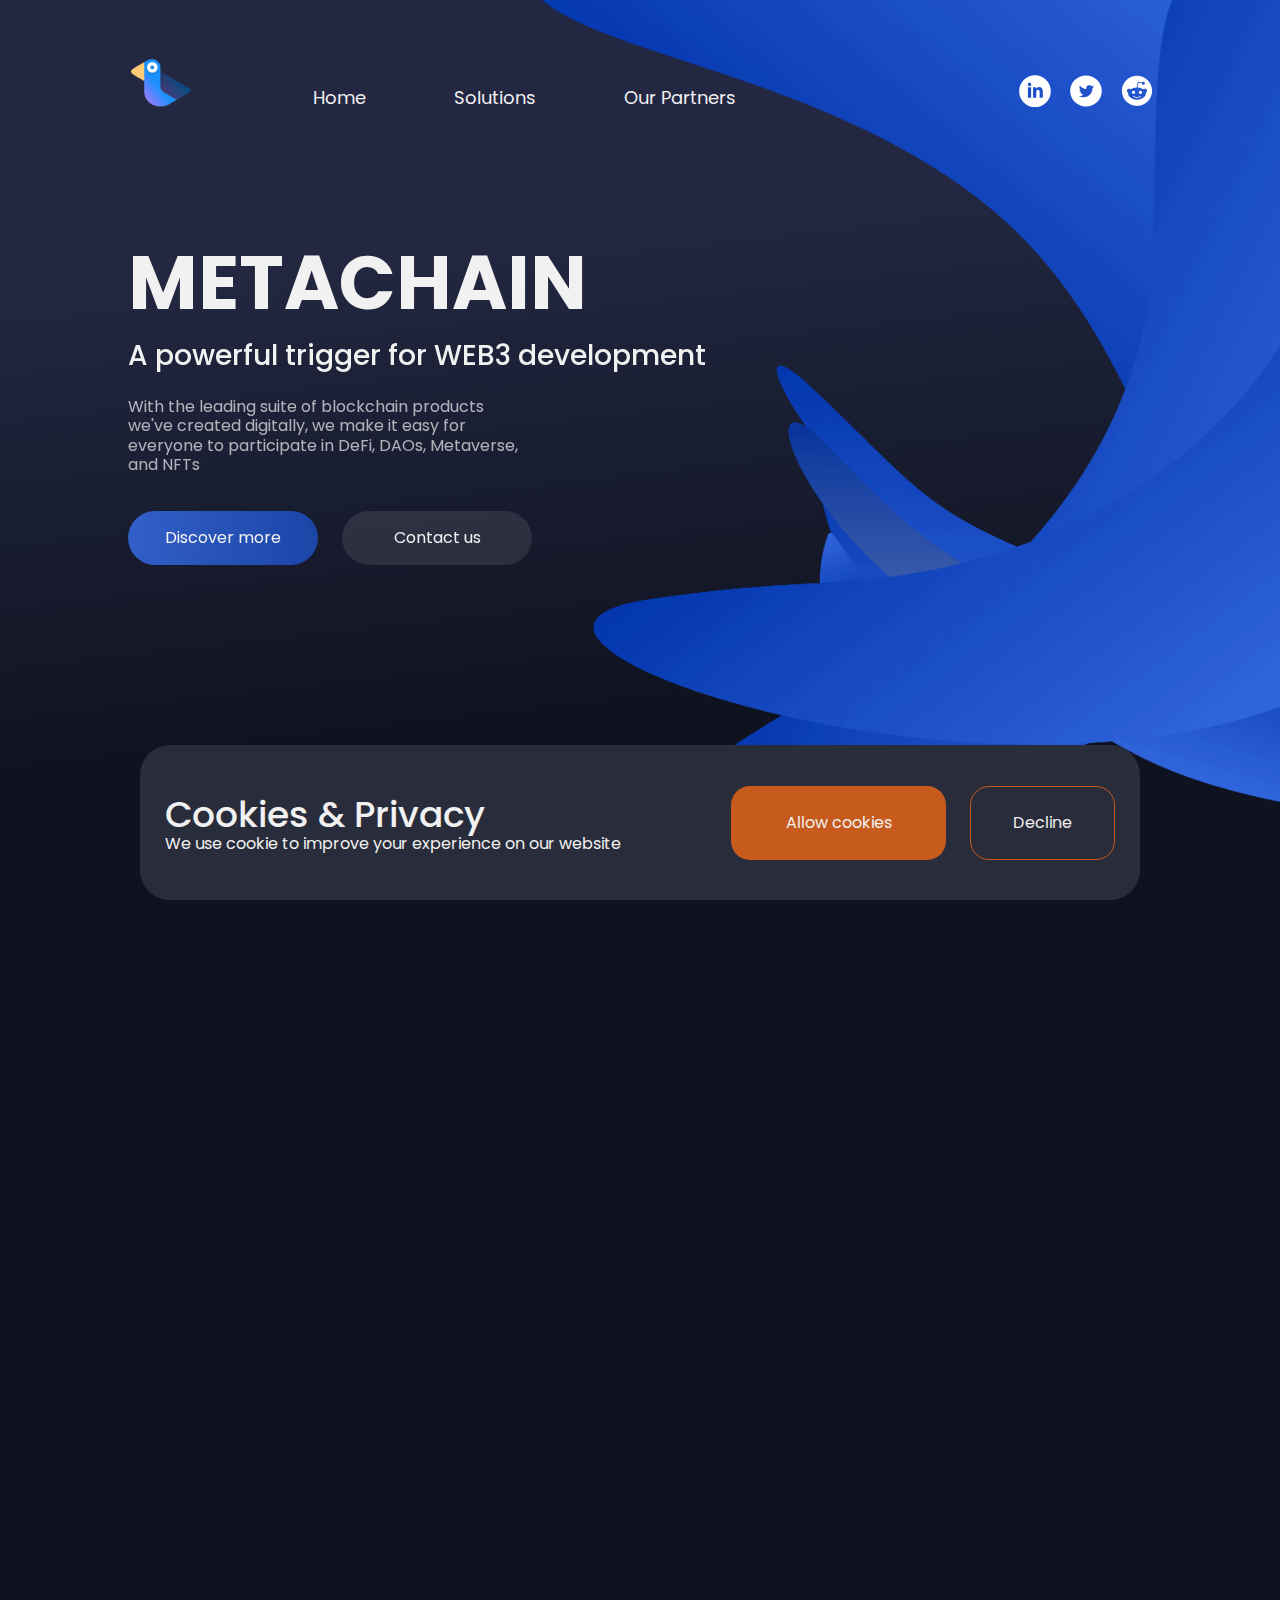
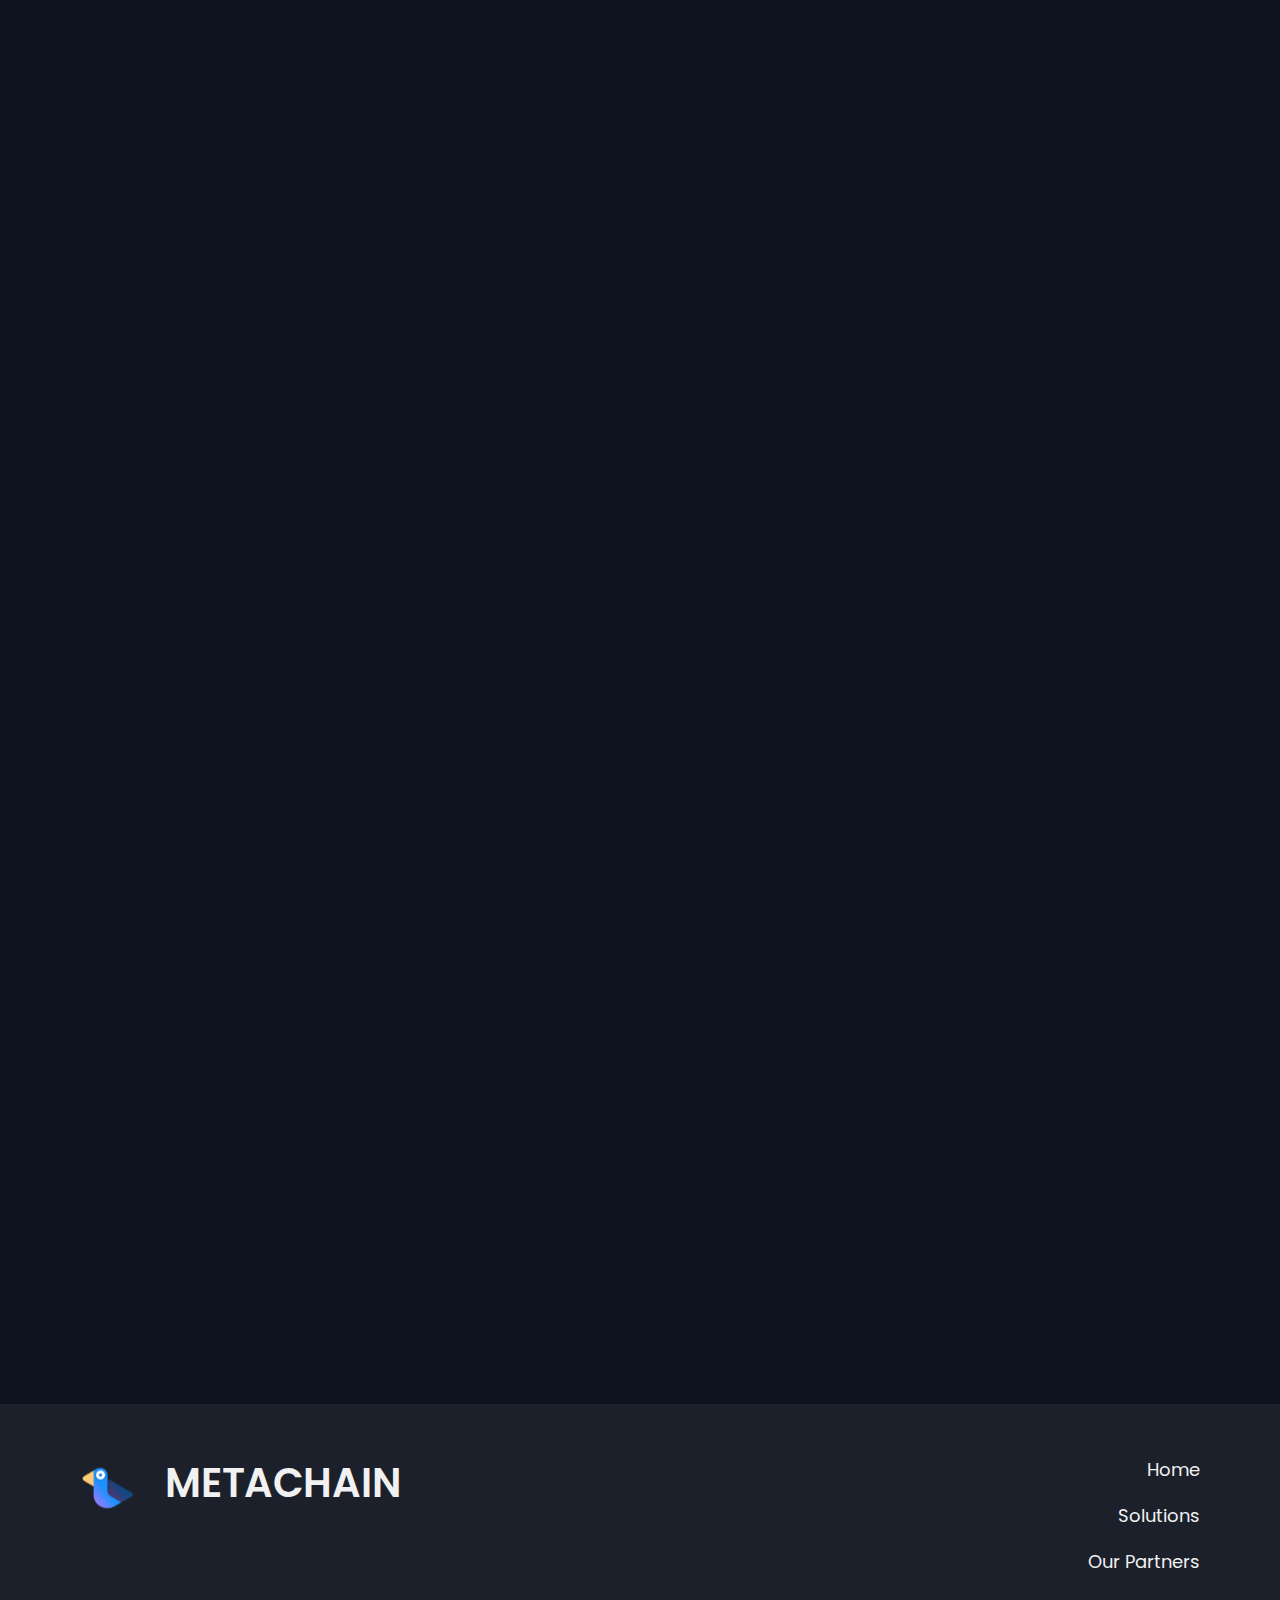
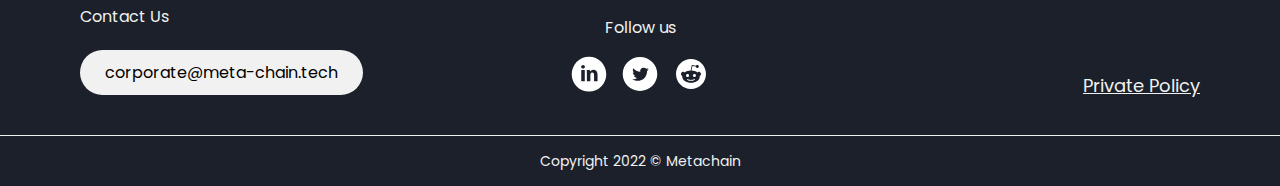
<file: index.html>
<!DOCTYPE html>
<html lang="en">

<head>
	<meta charset="UTF-8">
	<meta http-equiv="X-UA-Compatible" content="IE=edge">
	<meta name="viewport" content="width=device-width, initial-scale=1.0">
	<link rel="stylesheet" href="./css/reset.css">
	<link rel="stylesheet" href="./scss/style.css">
	<link rel="stylesheet" href="./splide-4.1.3/dist/css/splide.min.css">
	<link rel="stylesheet" href="./scss/media.css">
	<title>MetaChain</title>
</head>

<body>
	<div class="page">

		<div class="privat__policy">
			<div class="privat__text">
				<h3>Cookies & Privacy</h3>
				<p>
					We use cookie to improve your experience on our website
				</p>
			</div>
			<div class="policy__buttons">
				<button class="btn-policy">Allow cookies</button>
				<button class="btn-policy">Decline</button>
			</div>
		</div>




		<header class="header wrapper">
			<div class="header__container">
				<div class="header__logo">
					<img id="logo" src="./img/Logo.svg" alt="#">
				</div>
				<nav class="header__nav">
					<ul class="header__list">
						<li class="header__link header__target-link">
							<a class="header__navigation-link" href="#home__anchor">Home</a>
						</li>
						<li class="header__link header__target-link">
							<a class="header__navigation-link" href="#solutions__anchor">Solutions</a>
						</li>
						<li class="header__link header__target-link">
							<a class="header__navigation-link" href="#partners__anchor">Our Partners</a>
						</li>
					</ul>
					<div class="social__img">
						<a class="target__link" target="_blank" href="https://www.linkedin.com/"><img src="./img/in.svg"
								alt="#"></a>
						<a class="target__link" target="_blank" href="https://twitter.com/?lang=ua"><img
								src="./img/twitter.svg" alt="#"></a>
						<a class="target__link" target="_blank" href="https://www.reddit.com/"><img
								src="./img/reddit.svg" alt="#"></a>
					</div>
				</nav>

			</div>
		</header>
		<div class="decorate__elem">
			<img src="./img/Group 13.png" alt="#">
		</div>



		<main class="main">
			<section id="home__anchor" class="section section__home wrapper">
				<div class="section__home-container">
					<div class="home-container-info">
						<h1>METACHAIN</h1>
						<p>A powerful trigger for WEB3 development</p>
						<p>With the leading suite of blockchain products we've created digitally, we make it easy for
							everyone to participate in
							DeFi, DAOs, Metaverse, and NFTs
						</p>
					</div>
					<div class="home-container-buttons">
						<button>
							Discover more
						</button>
						<button>
							Contact us
						</button>
					</div>
					<div class="social__img social__icons-hidden">
						<a class="target__link" target="_blank" href="https://www.linkedin.com/"><img src="./img/in.svg"
								alt="#"></a>
						<a class="target__link" target="_blank" href="https://twitter.com/?lang=ua"><img
								src="./img/twitter.svg" alt="#"></a>
						<a class="target__link" target="_blank" href="https://www.reddit.com/"><img
								src="./img/reddit.svg" alt="#"></a>
					</div>
				</div>
			</section>


			<section class="section section__solutions wrapper" id="solutions__anchor">
				<div class="section__solutions-container">
					<div class="solutions-container-h2">
						<h2>
							Blockchain solutions we offer
						</h2>
					</div>
					<div class="solutions-container-blocks">
						<div class="block block__1">
							<h3>Cryptocurrency wallet</h3>
							<p>Being well-versed in desktop and mobile wallet development, our blockchain company can
								wallets that abide by stringent
								security guidelines and operate swiftlydeliver crypto</p>
							<img src="./img/walletPhoto.png" alt="#">
						</div>

						<div class="block block__2">
							<h3>Cryptocurrency exchange</h3>
							<p>Our blockchain developers can
								power your exchange with multiple customizable trading modules and pairs, 2fa, customer
								support system and live chat</p>
							<a href="#">Learn more</a>
							<img src="./img/leftPhone.png" alt="#">
							<img src="./img/rightPhone.png" alt="#">
						</div>
						<div class="block block__3">
							<h3>NFT development</h3>
							<p>Whether you want to convert your assets into NFTs, build an NFT marketplace, or create an
								entire NFT ecosystem, our
								blockchain developers help you achieve your most ambitious goals. We will provide
								strategic advice on your NFT
								initiatives and transform your ideas into ground-breaking products.</p>
							<a href="#">Learn more</a>
							<img src="./img/nft.png" alt="#">
						</div>
						<div class="block block__4">
							<h3>Metaverse</h3>
							<p>We help you build scalable metaverse solutions around the NFT marketplace, decentralized
								payment, virtual workplace, and
								digital twin. Want to know more? Let's talk!</p>
							<img src="./img/macView.png" alt="#">
						</div>
						<div class="block block__5">
							<h3>
								Token development
							</h3>
							<p>
								We create utility tokens on any existing blockchain for industrial use cases like supply
								chain automation, decentralized
								applications, fundraising like ico, or for any other blockchain application
							</p>
							<img src="./img/bitcoin.png" alt="#">
							<img src="./img/eth.png" alt="#">
							<img src="./img/coin.png" alt="#">
						</div>
					</div>
				</div>

			</section>




			<section class="section section__partnerships" id="partners__anchor">
				<div class="partnerships__h2">
					<h2>
						Our partnerships
					</h2>
				</div>

				<div id="image-carousel" class="splide" role="group">
					<div class="splide__track track-padding">
						<ul class="splide__list">
							<li class="splide__slide"><img src="./img/amazon.png" alt=""></li>
							<li class="splide__slide"><img src="./img/huobi.png" alt=""></li>
							<li class="splide__slide"><img src="./img/google-ar21.png" alt="">
							<li class="splide__slide"><img src="./img/Crystal.png" alt=""></li>
							<li class="splide__slide"><img src="./img/zignsec.png" alt=""></li>
							<li class="splide__slide"><img src="./img/whitebit.png" alt=""></li>
							<li class="splide__slide"><img src="./img/amazon-web-services.png" alt=""></li>
							<li class="splide__slide"><img src="./img/full-gate.io-logo.png" alt=""></li>
						</ul>
					</div>
				</div>

				<div id="image-carousel1" class="splide" role="group">
					<div class="splide__track">
						<ul class="splide__list">
							<li class="splide__slide"><img src="./img/amazon.png" alt=""></li>
							<li class="splide__slide"><img src="./img/huobi.png" alt=""></li>
							<li class="splide__slide"><img src="./img/google-ar21.png" alt="">
							<li class="splide__slide"><img src="./img/Crystal.png" alt=""></li>
							<li class="splide__slide"><img src="./img/zignsec.png" alt=""></li>
							<li class="splide__slide"><img src="./img/whitebit.png" alt=""></li>
							<li class="splide__slide"><img src="./img/amazon-web-services.png" alt=""></li>
							<li class="splide__slide"><img src="./img/full-gate.io-logo.png" alt=""></li>
						</ul>
					</div>
				</div>

			</section>

			<section class="section section__project wrapper" id="project__anchor">
				<div class="project-container">
					<div class="project-container-h4">
						<h4>
							Let's get started with<br>
							blockchain solutions development?
						</h4>
					</div>
					<div class="project-container-h3 _container">
						<h3>
							Contact us for all the details of your offer. Our team will consider any of your proposals
							and potential cooperation
						</h3>
						<button id="modul__window-button">
							Discuss your project
						</button>

					</div>

					<img src="./img/blueFone.png" alt="#" class="bluefone">
				</div>

			</section>

			<div class="contact__form">
				<div class="contact__form-main">
					<div>
						<h3>What's Your Blockchain Requirement?</h3>
					</div>
					<div>
						<form action="" class="main__form" novalidate>
							<div class="without-checkbox">
								<div class="blockchain__requirement-select">
									<p>
										Choose your Blockchain Project Category
									</p>
									<select name="blockchain-category">
										<option value="1">Blockchain dApp</option>
										<option value="2">NFT</option>
										<option value="3">Crypro wallet</option>
										<option value="4">DeFi Product</option>
										<option value="5">Crypto token</option>
										<option value="6">Crypto exchange</option>
										<option value="7">ICO, IDO, STO, IEO</option>
										<option value="8">Metaverse</option>
										<option value="9">Other</option>
									</select>
								</div>

								<div class="person-data">
									<div class="name">
										<div class="input__p">
											Name
										</div>
										<input type="text" class="input">
									</div>
									<div class="lastname">
										<div class="input__p">
											Last Name
										</div>
										<input type="text" class="input">
									</div>

								</div>
								<div class="email">
									<div class="input__p">
										Email
									</div>
									<input type="email" class="input input__email">
								</div>
								<div class="input__text">
									<textarea name="text" id="text"
										placeholder="Tell us more about your project. Any similar product are available in the market?"></textarea>
								</div>
							</div>

							<div class="checkbox">
								<div class="checkbox__container">
									<input id="checkbox_1" type="checkbox" class="checkbox__input">
									<label for="checkbox_1" class="checkbox__label">
										By clicking the “Submit” buttom youare giving data to data<br>
										service</label>
								</div>

								<input type="submit" value="Submit" class="submit__button">

							</div>
						</form>

					</div>

				</div>


			</div>


		</main>

	</div>







	<footer class="footer">
		<div class="footer__contant _container">
			<div class="footer__contant-logo">
				<div class="h4__withLogo">
					<img src="./img/Logo.svg" alt="#">
					<h4>METACHAIN</h4>
				</div>
				<div class="contact__us">
					<p>Contact Us</p>

					<div class="copy__link">
						Link copied
					</div>
					<button id="copy__mail" class="copy__mail">
						corporate@meta-chain.tech
					</button>

				</div>
			</div>
			<div class="footer__contant-social">
				<p>Follow us</p>
				<div class="social__icons social__img">
					<a class="target__link" target="_blank" href="https://www.linkedin.com/"><img src="./img/in.svg"
							alt="#"></a>
					<a class="target__link" target="_blank" href="https://twitter.com/?lang=ua"><img
							src="./img/twitter.svg" alt="#"></a>
					<a class="target__link" target="_blank" href="https://www.reddit.com/"><img src="./img/reddit.svg"
							alt="#"></a>
				</div>
			</div>
			<nav class="footer__contant-nav">
				<ul class="nav__links">
					<li class="header__link header__target-link">
						<a class="header__navigation-link" href="#home__anchor">Home</a>
					</li>
					<li class="header__link header__target-link">
						<a class="header__navigation-link" href="#solutions__anchor">Solutions</a>
					</li>
					<li class="header__link header__target-link">
						<a class="header__navigation-link" href="#partners__anchor">Our Partners</a>
					</li>
				</ul>
				<a href="./policy.html">Private Policy</a>
			</nav>
		</div>
		<div class="footer__copyright">
			<div>Copyright 2022 © Metachain</div>
		</div>

	</footer>




	<script src="./splide-4.1.3/dist/js/splide.min.js"></script>
	<script src="./splide-extension-auto-scroll-master/dist/js/splide-extension-auto-scroll.min.js"></script>
	<script src="./js/main.js"></script>

</body>

</html>
</file>
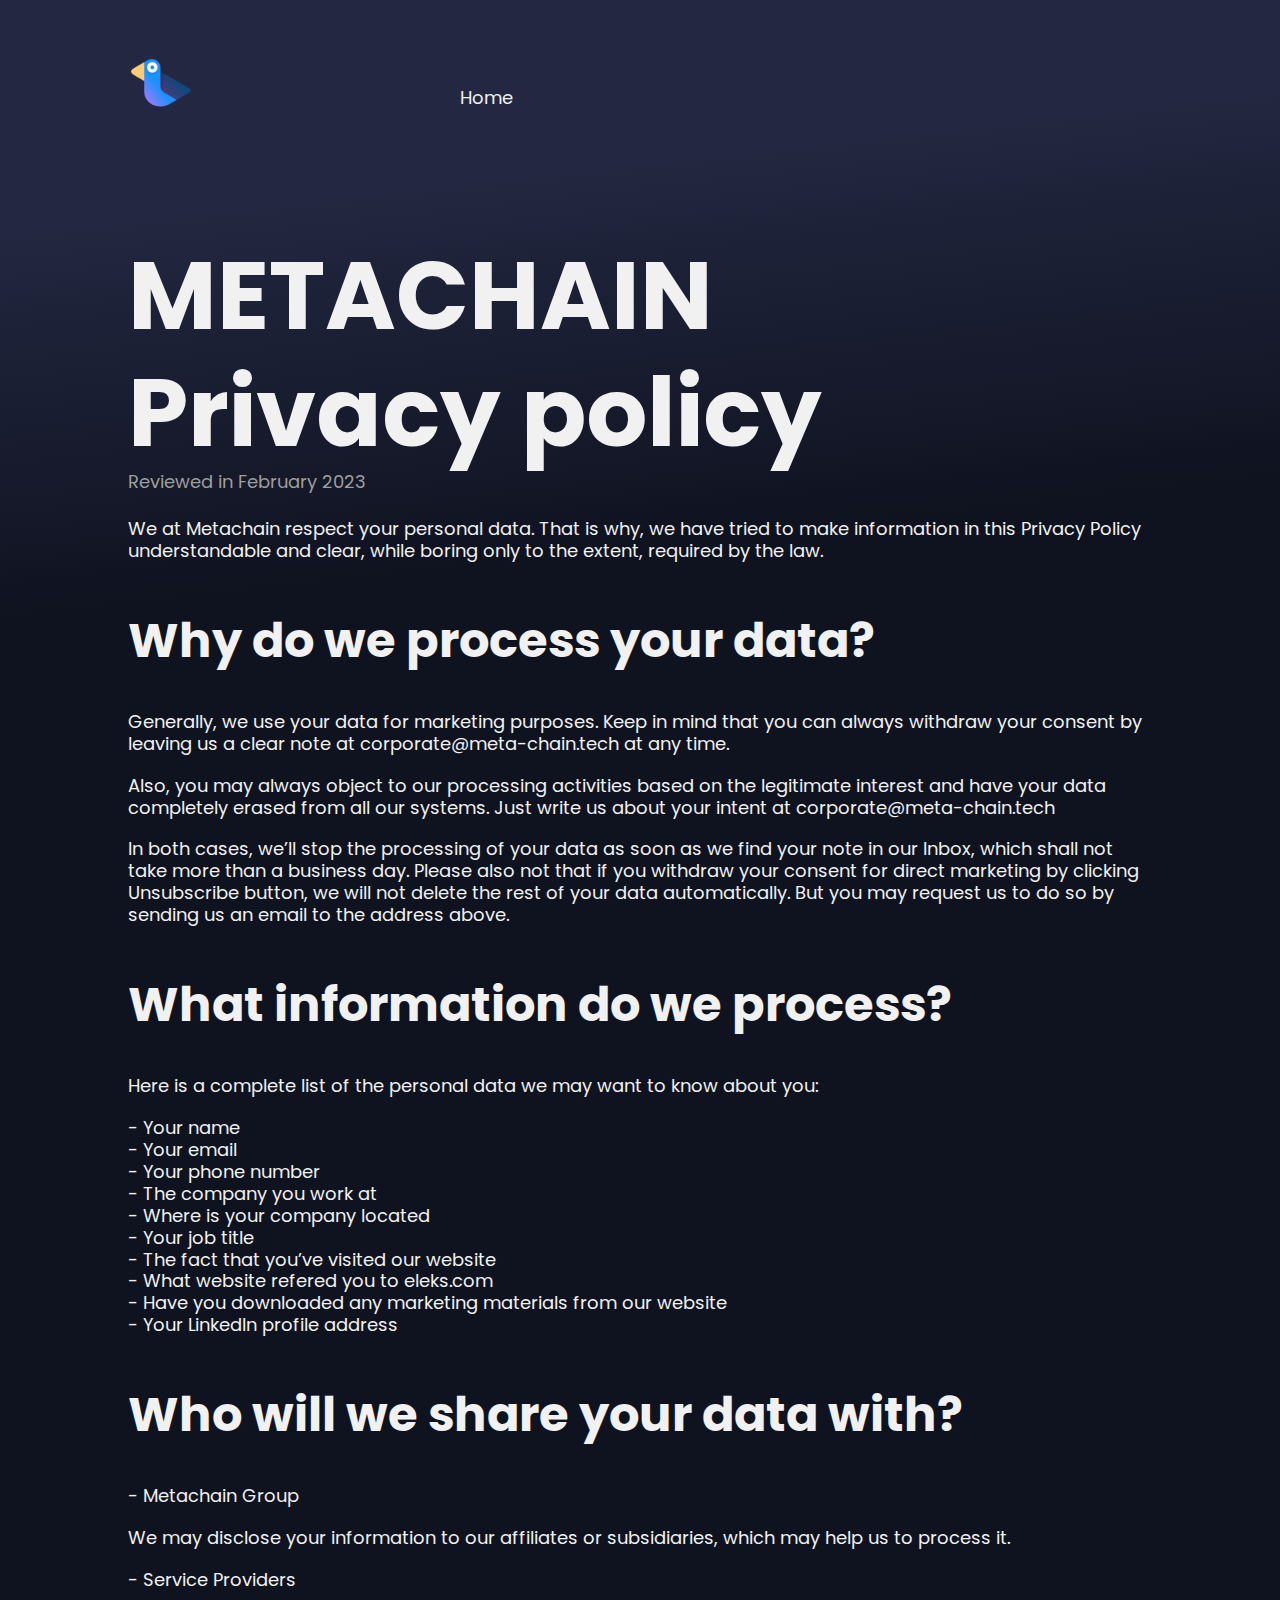
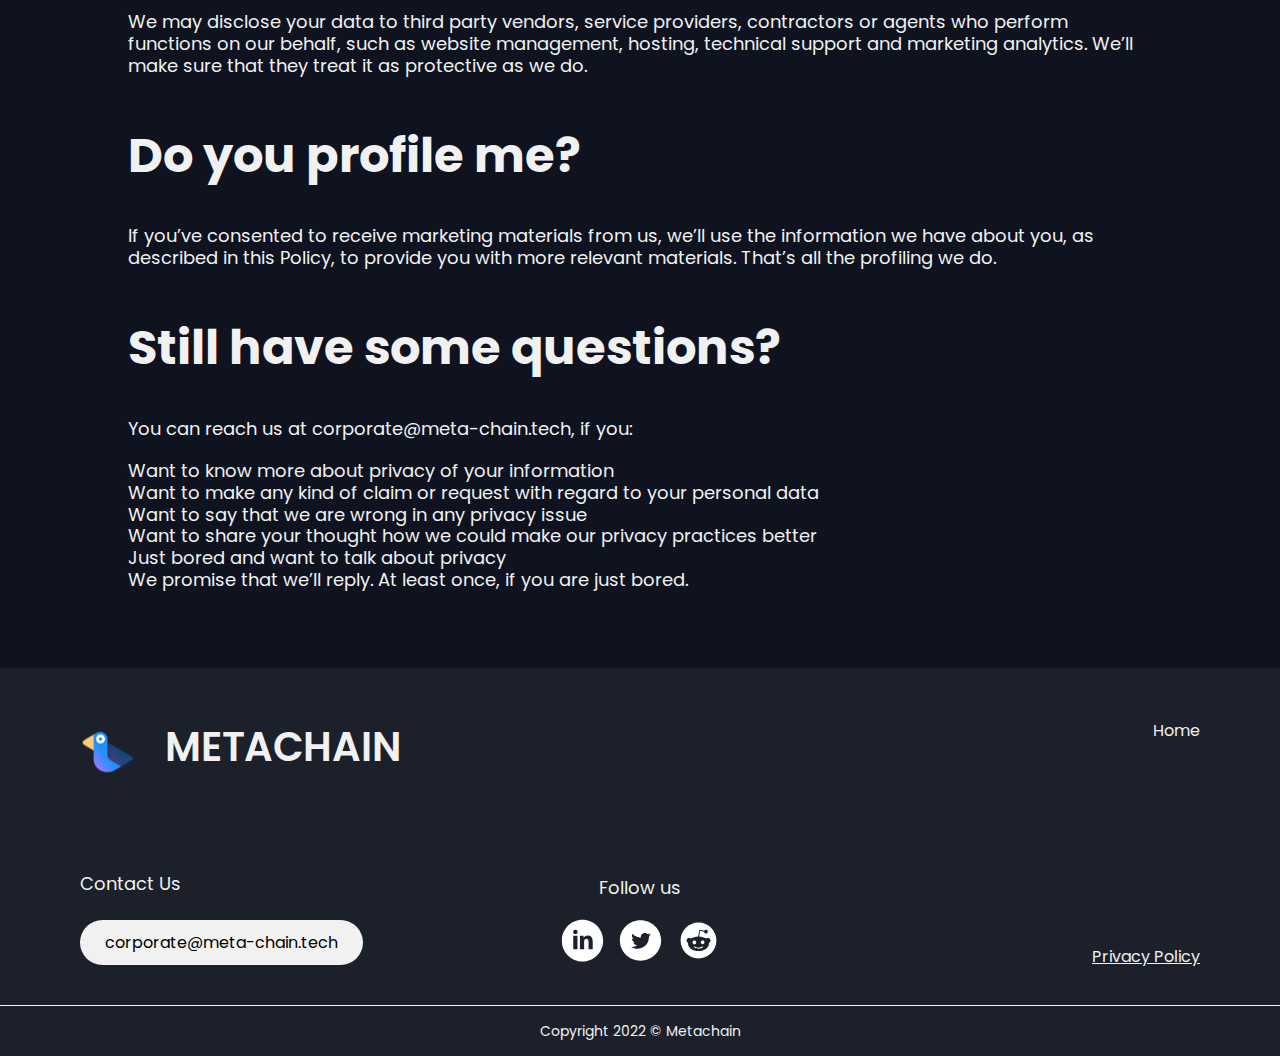
<file: policy.html>
<!DOCTYPE html>
<html lang="en">

<head>
	<meta charset="UTF-8">
	<meta http-equiv="X-UA-Compatible" content="IE=edge">
	<meta name="viewport" content="width=device-width, initial-scale=1.0">
	<link rel="stylesheet" href="./css/reset.css">
	<link rel="stylesheet" href="./scss/policystyle.css">
	<link rel="stylesheet" href="./scss/policy-media.css">

	<title>MetaChain</title>
</head>

<body>
	<div class="page">
		<header class="header">
			<div class="header__container">
				<div class="header__logo">
					<img src="./img/Logo.svg" alt="#">
				</div>
				<nav class="header__nav">
					<ul class="header__list">
						<a href="./index.html">
							<li class="header__link">Home</li>
						</a>
					</ul>
				</nav>
				

			</div>
		</header>
		<main class="main">
			<div class="main__info">
				<div class="h1__container">
					<h1>METACHAIN<br>
						Privacy policy
					</h1>
					<p>Reviewed in February 2023</p>
					<p>We at Metachain respect your personal data. That is why, we have tried to make information in
						this Privacy Policy
						understandable and clear, while boring only to the extent, required by the law.</p>
				</div>
				<div class="info__blocks info__blocks__1">
					<h2>Why do we process your data?</h2>
					<div>
						<p>Generally, we use your data for marketing purposes. Keep in mind that you can always withdraw
							your consent by leaving us
							a clear note at corporate@meta-chain.tech at any time.</p>
						<p>
							Also, you may always object to our processing activities based on the legitimate interest
							and have your data completely
							erased from all our systems. Just write us about your intent at corporate@meta-chain.tech
						</p>
						<p>In both cases, we’ll stop the processing of your data as soon as we find your note in our
							Inbox, which shall not take
							more than a business day. Please also not that if you withdraw your consent for direct
							marketing by clicking Unsubscribe
							button, we will not delete the rest of your data automatically. But you may request us to do
							so by sending us an email
							to the address above.</p>
					</div>
				</div>
				<div class="info__blocks info__blocks__2">
					<h2>What information do we process?</h2>
					<p>Here is a complete list of the personal data we may want to know about you:</p>
					<ul>
						<li>- Your name</li>
						<li>- Your email</li>
						<li>- Your phone number</li>
						<li>- The company you work at</li>
						<li>- Where is your company located</li>
						<li>- Your job title</li>
						<li>- The fact that you’ve visited our website</li>
						<li>- What website refered you to eleks.com</li>
						<li>- Have you downloaded any marketing materials from our website</li>
						<li>- Your LinkedIn profile address</li>
					</ul>
				</div>
				<div class="info__blocks info__blocks__3">
					<h2>Who will we share your data with?</h2>

					<div>
						<p>
							- Metachain Group
						</p>
						<p>We may disclose your information to our affiliates or subsidiaries, which may help us to
							process it.</p>
						<p>- Service Providers</p>
						<p>We may disclose your data to third party vendors, service providers, contractors or agents
							who perform functions on
							our
							behalf, such as website management, hosting, technical support and marketing analytics.
							We’ll make sure that they
							treat
							it as protective as we do.</p>
					</div>



				</div>
				<div class="info__blocks info__blocks__4">
					<h2>
						Do you profile me?
					</h2>
					<div>
						<p>
							If you’ve consented to receive marketing materials from us, we’ll use the information we
							have about you, as described in
							this Policy, to provide you with more relevant materials. That’s all the profiling we do.
						</p>
					</div>
				</div>
				<div class="info__blocks info__blocks__5">
					<h2>Still have some questions?</h2>
					<div>
						<p>You can reach us at corporate@meta-chain.tech, if you:
						</p>
						<p>Want to know more about privacy of your information</p>
						<p>Want to make any kind of claim or request with regard to your personal data</p>
						<p>Want to say that we are wrong in any privacy issue</p>
						<p>Want to share your thought how we could make our privacy practices better</p>
						<p>Just bored and want to talk about privacy</p>
						<p>We promise that we’ll reply. At least once, if you are just bored.</p>
					</div>
				</div>

			</div>
		</main>
		<footer class="footer">
			<div class="footer__contant _container">
				<div class="footer__contant-logo">
					<div class="h4__withLogo">
						<img src="./img/Logo.svg" alt="#">
						<h4>METACHAIN</h4>
					</div>
					<div class="contact__us">
						<p>Contact Us</p>
						<div class="copy__link">
							Link copied
						</div>
						<button id="copy__mail" class="copy__mail">

							corporate@meta-chain.tech

						</button>
					</div>
				</div>
				<div class="footer__contant-social">
					<p>Follow us</p>
					<div class="social__icons social__img">
						<a class="target__link" target="_blank" href="https://www.linkedin.com/"><img src="./img/in.svg"
								alt="#"></a>
						<a class="target__link" target="_blank" href="https://twitter.com/?lang=ua"><img
								src="./img/twitter.svg" alt="#"></a>
						<a class="target__link" target="_blank" href="https://www.reddit.com/"><img
								src="./img/reddit.svg" alt="#"></a>
					</div>
				</div>
				<nav class="footer__contant-nav">
					<div class="nav__links">
						<a href="./index.html">Home</a>
						
					</div>
					<div class="policy">
						<a href="#">Privacy Policy</a>
					</div>
				</nav>
			</div>
			<div class="footer__copyright">
				<div>Copyright 2022 © Metachain</div>
			</div>
		</footer>
	</div>
	<script src="./js/privatpolicy.js"></script>
</body>

</html>
</file>
<file: scss/style.css>
@import url("https://fonts.googleapis.com/css2?family=Poppins:wght@400;500;600;700&display=swap");
body {
  font-family: "Poppins", sans-serif;
  color: #F1F1F1;
  background: linear-gradient(173.57deg, #232741 8.02%, #0F1320 22.01%);
}

h2 {
  font-weight: 600;
  font-size: 48px;
  line-height: 122.5%;
}

h3 {
  font-weight: 500;
  font-size: 36px;
  line-height: 122.5%;
}

h4 {
  font-weight: 600;
  font-size: 48px;
  line-height: 122.5%;
  text-align: center;
}

.header__links__scale {
  transform: scale(1.2);
}

.social__img {
  display: flex;
}
.social__img img {
  width: 34px;
  height: 34px;
  transition: all 0.5s ease;
}
.social__img :not(:last-child) {
  margin-right: 20px;
}

.social__icons__scale img {
  transition: all 0.5s ease !important;
  transform: scale(1.2) !important;
}

.social__icons-hidden {
  display: none;
}

.section {
  transition: opacity 0.5s;
}

.wrapper {
  max-width: 1512px;
  margin: 0 auto;
}

.section__hidden {
  opacity: 0;
}

.section__display {
  visibility: hidden;
}

.error ::after {
  content: "*";
  color: red;
}

.checkbox__error label {
  color: red !important;
}

main {
  position: relative;
  z-index: 45;
}

._container {
  padding: 0px 120px;
}

.page {
  overflow: hidden;
  width: 100%;
  margin: 0 auto;
  position: relative;
  z-index: 4314321;
}
.page .privat__policy {
  position: fixed;
  z-index: 1000;
  bottom: 0;
  left: calc(50% - 500px);
  max-width: 1000px;
  width: 100%;
  height: 155px;
  padding: 0px 25px;
  border-radius: 30px;
  display: flex;
  align-items: center;
  justify-content: space-between;
  background-color: #292D3B;
}
.page .privat__policy .policy__buttons :first-child {
  width: 215px;
  background-color: #C75A1D;
  margin-right: 20px;
}
.page .privat__policy .policy__buttons :last-child {
  width: 145px;
  border: solid 1px #C75A1D;
}
.page .privat__policy .policy__buttons button {
  height: 74px;
  border-radius: 19px;
}
.page .decorate__elem {
  position: absolute;
  z-index: 0;
  top: 0;
  right: 0;
  width: 850px;
  height: 1150px;
  pointer-events: none;
}
.page .decorate__elem img {
  height: 100%;
  width: 100%;
}

.header__display {
  visibility: hidden;
}

.header {
  padding: 0px 10vw;
}
.header__container {
  margin-top: 53px;
  display: flex;
}
.header__logo {
  width: 65px;
  height: 56px;
}
.header__nav {
  display: flex;
  align-items: flex-end;
  justify-content: space-between;
  padding-left: 120px;
  z-index: 1;
  width: 100%;
}
.header__nav .social__img {
  display: flex;
}
.header__nav .social__img img {
  width: 30px;
  height: 30px;
  transition: all 0.5s ease;
}
.header__nav .social__img :not(:last-child) {
  margin-right: 21px;
}
.header__nav .social__img :last-child {
  transform: scale(1.1);
}
.header__burger {
  display: none;
  flex-direction: column;
  justify-content: space-between;
  width: 50px;
  height: 25px;
}
.header__list {
  display: flex;
}
.header__list :not(:last-child) {
  margin-right: 88px;
}
.header__link {
  font-weight: 400;
  font-size: 18px;
  line-height: 122.5%;
}
.header__link a {
  text-decoration: none;
  color: #F1F1F1;
}

.main .section__home {
  position: relative;
  padding: 10vw;
  z-index: 5;
}
.main .home-container-info h1 {
  font-weight: 700;
  font-size: 96px;
  line-height: 122.5%;
  padding-bottom: 10px;
}
.main .home-container-info :nth-child(2) {
  font-weight: 500;
  font-size: 34px;
  line-height: 122.5%;
  padding-bottom: 24px;
}
.main .home-container-info :last-child {
  font-weight: 400;
  font-size: 18px;
  line-height: 122.5%;
  max-width: 400px;
  color: rgba(241, 241, 241, 0.7);
}
.main .home-container-buttons {
  padding-top: 36px;
}
.main .home-container-buttons button {
  width: 190px;
  height: 54px;
  border-radius: 27px;
  background-color: rgba(231, 231, 231, 0.1);
  padding: 0px;
}
.main .home-container-buttons :first-child {
  margin-right: 20px;
  background: linear-gradient(93.58deg, #315EC7 4.61%, #1C46A8 96.53%);
}

.section__solutions {
  padding: 0px 30px;
}

.solutions-container-h2 {
  padding-bottom: 70px;
}
.solutions-container-h2 h2 {
  text-align: center;
  position: relative;
}

.solutions-container-blocks {
  display: flex;
  justify-content: center;
  flex-wrap: wrap;
}

.block {
  position: relative;
  padding: 0px 45px;
  border-radius: 36px;
}
.block p {
  font-weight: 400;
  font-size: 18px;
  line-height: 122.5%;
}
.block__1 {
  margin-right: 20px;
  max-width: 580px;
  width: 100%;
  height: 368px;
  background-color: #8200E8;
}
.block__1 h3 {
  padding: 35px 0px 40px 0px;
}
.block__1 img {
  position: absolute;
  right: 0px;
  bottom: 0px;
  width: 350px;
  height: 350px;
}
.block__1 p {
  width: 220px;
}
.block__2 {
  background-color: #46C4FF;
  max-width: 600px;
  width: 100%;
  height: 368px;
  display: flex;
  flex-direction: column;
  flex-wrap: wrap;
  align-content: flex-end;
  text-align: right;
}
.block__2 h3 {
  width: 304px;
  padding: 35px 0px 40px 0px;
}
.block__2 p {
  width: 304px;
  padding-bottom: 24px;
}
.block__2 a {
  color: #F1F1F1;
}
.block__2 :nth-child(4) {
  position: absolute;
  left: 0;
  top: 0;
  width: 165px;
  height: 250px;
}
.block__2 :nth-child(5) {
  width: 165px;
  height: 250px;
  position: absolute;
  bottom: 0;
  left: 120px;
}
.block__3 {
  max-width: 1072px;
  width: 100%;
  margin: 0 auto;
  display: flex;
  flex-direction: column;
  align-items: end;
  margin-top: 32px;
  background: #2575FC;
}
.block__3 h3 {
  padding-top: 48px;
  width: 589px;
  text-align: center;
}
.block__3 p {
  padding: 24px 0px;
  width: 589px;
  text-align: center;
}
.block__3 a {
  color: #F1F1F1;
  width: 589px;
  text-align: center;
  padding-bottom: 55px;
}
.block__3 img {
  position: absolute;
  width: 388px;
  height: 378px;
  left: 50px;
  top: -40px;
}
.block__4 {
  z-index: 1;
  margin-top: 32px;
  margin-right: 20px;
  width: 690px;
  background-color: #625FFF;
}
.block__4 h3 {
  padding: 55px 0px 38px 0;
}
.block__4 p {
  position: relative;
  width: 349px;
  margin-bottom: 84px;
  z-index: 3;
}
.block__4 img {
  width: 350px;
  height: 385px;
  position: absolute;
  right: -20px;
  bottom: 0;
}
.block__5 {
  margin-top: 32px;
  width: 490px;
  background-color: #9300D8;
}
.block__5 h3 {
  padding: 57px 0px 32px 0;
}
.block__5 p {
  width: 356px;
  margin-bottom: 70px;
}
.block__5 :nth-child(3) {
  width: 115px;
  height: 115px;
  position: absolute;
  right: 5px;
  top: -30px;
}
.block__5 :nth-child(4) {
  width: 132px;
  height: 135px;
  position: absolute;
  right: -35px;
  top: 70px;
}
.block__5 :nth-child(5) {
  width: 223px;
  height: 171px;
  position: absolute;
  bottom: -30px;
  right: -15px;
}

.section__partnerships {
  padding-top: 7vw;
}

.partnerships__h2 {
  padding-bottom: 70px;
}
.partnerships__h2 h2 {
  text-align: center;
}

.track-padding {
  padding-bottom: 20px;
}

.splide-padding {
  margin-bottom: 32px;
}

.splide__list {
  display: flex;
}
.splide__list .splide__slide {
  width: 300px;
  height: 130px;
  display: flex;
  align-items: center;
  justify-content: center;
  margin: 0px 12px;
  background: rgba(217, 217, 217, 0.15);
  border-radius: 11px;
  filter: grayscale(100%);
}
.splide__list .splide__slide img {
  width: 90%;
  height: auto;
  pointer-events: none;
}

.section__project {
  padding-top: 6vw;
}

.project-container {
  background: url(../img/africanWoman.png);
  background-repeat: no-repeat;
  background-size: cover;
  position: relative;
  border-top-left-radius: 120px;
  border-top-right-radius: 120px;
  z-index: 2;
  overflow: hidden;
}
.project-container .bluefone {
  width: 700px;
  position: absolute;
  top: 0;
  left: 0;
  z-index: -1;
  height: 100%;
}

.project-container-h4 {
  width: 870px;
  margin: 0 auto;
  padding-top: 60px;
}

.project-container-h3 {
  padding-top: 105px;
  padding-bottom: 165px;
}
.project-container-h3 button {
  margin-top: 36px;
  width: 258px;
  height: 60px;
  background-color: #1D1D1D;
  border-radius: 27px;
}

.form__display-block {
  display: block !important;
}

.contact__form {
  display: none;
  margin: 30px 0px;
}
.contact__form .form__erorre p:after {
  content: "*";
  color: red;
  margin-left: 5px;
}
.contact__form .contact__form-main {
  padding: 70px 20px 0px 20px;
  border-radius: 33px;
  max-width: 980px;
  width: 100%;
  margin: 0 auto;
  top: 40px;
  left: calc(50% - 490px);
  z-index: 55;
}
.contact__form .contact__form-main form {
  width: 100%;
}
.contact__form .contact__form-main form .without-checkbox {
  background-color: #2C2F3F;
  padding: 0px 5vw 4.5vw;
  border-bottom-left-radius: 33px;
  border-bottom-right-radius: 33px;
}
.contact__form .contact__form-main form input {
  color: #000;
  background-color: #D9D9D9;
  border: solid 1px #46C4FF;
}
.contact__form .contact__form-main h3 {
  padding: 5vw 7vw;
  text-align: center;
  background-color: #2C2F3F;
  border-top-right-radius: 33px;
  border-top-left-radius: 33px;
}
.contact__form .blockchain__requirement-select p {
  padding-bottom: 15px;
}
.contact__form .blockchain__requirement-select select {
  background-color: #D9D9D9;
  color: #000;
}
.contact__form .person-data {
  padding: 24px 0px;
  display: flex;
}
.contact__form .person-data div {
  padding-bottom: 24px;
}
.contact__form .person-data input {
  width: 293px;
  height: 36px;
  border-radius: 7px;
}
.contact__form .person-data .name {
  margin-right: 62px;
}

.email input {
  width: 293px;
  height: 36px;
  border-radius: 7px;
}
.email div {
  padding-bottom: 24px;
}

.input__text {
  padding-top: 42px;
  width: 100%;
}
.input__text textarea {
  width: 100%;
  height: 27vh;
  background-color: #D9D9D9;
  color: #000;
}

.checkbox {
  display: flex;
  flex-direction: column;
  align-items: center;
  padding-top: 35px;
}
.checkbox .submit__button {
  width: 190px;
  height: 60px;
  border-radius: 27px;
  background: linear-gradient(180deg, #3467DE 0%, #0437AD 100%);
  color: #F1F1F1;
}
.checkbox .checkbox__container {
  margin-top: 10px;
  position: relative;
}
.checkbox .checkbox__input {
  display: none;
}
.checkbox .checkbox__label {
  display: block;
  font-weight: 300;
  font-size: 10px;
  line-height: 163%;
  padding-left: 40px;
  color: #505B77;
}
.checkbox .checkbox__label:before {
  content: "";
  display: block;
  width: 27px;
  height: 27px;
  background-color: #F1F1F1;
  position: absolute;
  top: 0;
  left: 0;
  border: solid 1px #000;
  z-index: 1;
  background-color: #101011;
  border-radius: 100%;
  border-color: #505B77;
}
.checkbox .checkbox__label:after {
  content: "";
  display: block;
  width: 15px;
  height: 15px;
  background: url(../img/checkbox.svg) no-repeat;
  opacity: 0;
  background-size: 15px 15px;
  position: absolute;
  top: 7px;
  left: 7px;
  z-index: 2;
  transition: opacity 0.2s linear;
}
.checkbox .checkbox__input:checked + .checkbox__label:after {
  opacity: 1;
}

footer {
  max-width: 1512px;
  width: 100%;
  margin: 0 auto;
  background-color: #1B202B;
  position: relative;
}

.footer {
  overflow: hidden;
}
.footer__contant {
  display: flex;
  padding-bottom: 50px;
  border-bottom: 1px solid #F1F1F1;
}
.footer__contant-logo {
  margin-top: 55px;
  width: 100%;
}
.footer__contant-logo .h4__withLogo {
  display: flex;
  padding-bottom: 95px;
}
.footer__contant-logo .h4__withLogo h4 {
  padding-left: 30px;
}
.footer__contant-logo .contact__us {
  position: relative;
}
.footer__contant-logo .contact__us p {
  margin-bottom: 25px;
}
.footer__contant-logo .contact__us button {
  width: 283px;
  height: 45px;
  background-color: #F1F1F1;
  border-radius: 60px;
  color: #000;
}
.footer__contant-logo .contact__us button input {
  width: 100%;
  text-align: center;
}
.footer__contant-logo .contact__us .copy__link {
  transition: all 1s ease;
  display: none;
  position: absolute;
  bottom: -30px;
  color: #46C4FF;
  background-color: #1C46A8;
  width: fit-content;
}
.footer__contant-logo .contact__us .copy__link__block {
  display: block !important;
  transition: all 1s ease;
}
.footer__contant-social {
  display: flex;
  flex-direction: column;
  justify-content: flex-end;
  align-items: center;
}
.footer__contant-social p {
  padding-bottom: 20px;
}
.footer__contant-social .social__icons {
  display: flex;
}
.footer__contant-social .social__icons img {
  width: 36px;
  height: 36px;
}
.footer__contant-social .social__icons :not(:last-child) {
  margin-right: 15px;
}
.footer__contant-nav {
  margin-top: 55px;
  width: 100%;
  display: flex;
  flex-direction: column;
  justify-content: space-between;
  align-items: flex-end;
}
.footer__contant-nav .policy {
  display: flex;
  justify-content: end;
}
.footer__contant-nav a {
  color: #F1F1F1;
  font-size: 18px;
}
.footer__contant-nav .nav__links {
  display: flex;
  flex-direction: column;
  align-items: end;
}
.footer__contant-nav :not(:last-child) {
  margin-bottom: 24px;
}
.footer__copyright {
  display: flex;
  justify-content: center;
  align-items: center;
  height: 50px;
  font-size: 14px;
}/*# sourceMappingURL=style.css.map */
</file>
<file: scss/media.css>
@media (max-width: 1375px) {
  .page .decorate__elem {
    width: 800px !important;
    height: 1000px !important;
  }
  .main .section__home .section__home-container .home-container-info h1 {
    font-weight: 700;
    font-size: 75px;
  }
  .main .section__home .section__home-container .home-container-info :nth-child(2) {
    font-size: 28px;
  }
  .main .section__home .section__home-container .home-container-info :last-child {
    font-size: 16px;
  }
}
@media (max-width: 1286px) {
  .main .section__solutions .section__solutions-container .solutions-container-blocks .block__1 {
    margin: 0px 10px 30px 10px;
  }
  .main .section__project .project-container .project-container-h4 {
    padding: 60px 80px 0px 80px;
  }
  .main .section__project .project-container .project-container-h4 h4 {
    font-size: 35px;
  }
  .main .section__project .project-container .project-container-h3 {
    margin: 0 auto;
    padding: 80px 80px 100px 80px;
  }
  .main .section__project .project-container .project-container-h3 h3 {
    font-size: 30px;
  }
  .footer .footer__contant {
    padding: 0px 80px 40px 80px;
  }
  .footer .footer__contant .footer__contant-logo .h4__withLogo img {
    width: 55px;
    height: 55px;
  }
  .footer .footer__contant .footer__contant-logo .h4__withLogo h4 {
    font-size: 40px;
  }
}
@media (max-width: 1140px) {
  .page .privat__policy {
    left: calc(50% - 400px);
    max-width: 800px;
  }
  .page .privat__policy .privat__text {
    width: 300px;
  }
  .page .privat__policy .privat__text h3 {
    font-size: 30px;
  }
  .page .privat__policy .privat__text p {
    font-size: 14px;
  }
  .page .privat__policy .policy__buttons :first-child {
    width: 140px !important;
    margin-right: 10px;
  }
  .page .privat__policy .policy__buttons :last-child {
    width: 100px;
  }
  .page .decorate__elem {
    width: 700px !important;
    height: 930px !important;
  }
  h2 {
    font-size: 38px !important;
  }
  .header__nav {
    padding-left: 100px !important;
  }
  .section__partnerships .partnerships__h2 {
    padding-bottom: 35px !important;
  }
  .section__partnerships .splide__slide {
    height: 100px !important;
    width: 25% !important;
  }
  .block__3 {
    align-items: center !important;
  }
  .block__3 img {
    width: 230px !important;
    height: 230px !important;
    left: -5px !important;
    top: 125px !important;
  }
}
@media (max-width: 968px) {
  .page .header__nav {
    padding-left: 100px !important;
  }
  .page .header__nav .social__img {
    display: none;
  }
  .page .decorate__elem {
    width: 580px !important;
    height: 800px !important;
    filter: opacity(0.4);
  }
  .page .section__home .section__home-container .social__icons-hidden {
    display: block;
    padding-top: 50px;
  }
  .page .section__home .section__home-container .home-container-info h1 {
    font-weight: 700;
    font-size: 60px;
  }
  .page .section__home .section__home-container .home-container-info :nth-child(2) {
    font-size: 24px;
  }
  .page .section__home .section__home-container .home-container-info :last-child {
    font-size: 16px;
  }
  .page .section__solutions .section__solutions-container .block__3 img {
    visibility: hidden;
  }
  .page .section__solutions .section__solutions-container .block__4 p {
    background-color: rgba(98, 95, 255, 0.5764705882);
    border-radius: 15px;
  }
  .page .section__project .project-container .project-container-h4 {
    margin: 0px;
    padding: 50px 40px 0px 40px;
  }
  .page .section__project .project-container .project-container-h4 h4 {
    text-align: left !important;
    font-size: 28px;
  }
  .page .section__project .project-container .project-container-h3 {
    margin: 0px;
    width: 470px;
    padding: 40px 40px;
  }
  .page .section__project .project-container .project-container-h3 h3 {
    font-size: 20px;
  }
  .footer__contant {
    flex-direction: column;
    padding: 40px !important;
  }
  .footer__contant-logo {
    margin: 0px !important;
  }
  .footer__contant-logo .h4__withLogo {
    padding-bottom: 45px !important;
  }
  .footer__contant-social {
    align-items: flex-start !important;
    order: 2;
  }
  .footer__contant-nav {
    padding: 40px 0px !important;
    margin: 0px !important;
    align-items: flex-start !important;
  }
  .footer__contant-nav .nav__links {
    align-items: flex-start !important;
  }
  .contact__form-main h3 {
    font-size: 26px;
    padding-bottom: 30px !important;
  }
  .person-data {
    flex-direction: column;
  }
  .person-data input {
    width: 200px !important;
  }
  .email input {
    width: 200px !important;
  }
}
@media (max-width: 819px) {
  .privat__policy {
    left: 0 !important;
  }
}
@media (max-width: 750px) {
  .header__container {
    margin-top: 25px !important;
  }
  .header__container .header__nav {
    padding-left: 75px !important;
  }
  .header__container .header__nav .header__list :not(:last-child) {
    margin-right: 40px !important;
  }
  .header .header__list :not(:last-child) {
    margin-right: 50px !important;
  }
  .section__solutions-container .solutions-container-blocks .block h3 {
    font-size: 28px;
    padding-top: 35px;
  }
  .section__solutions-container .solutions-container-blocks .block p {
    font-size: 16px;
  }
  .section__solutions-container .solutions-container-blocks .block__1 {
    height: 310px;
  }
  .section__solutions-container .solutions-container-blocks .block__1 img {
    width: 250px;
    height: 250px;
  }
  .section__solutions-container .solutions-container-blocks .block__2 {
    height: 330px;
  }
  .section__solutions-container .solutions-container-blocks .block__2 img {
    width: 120px;
    height: 200px;
  }
  .section__solutions-container .solutions-container-blocks .block__2 :nth-child(4) {
    left: -20px;
  }
  .section__solutions-container .solutions-container-blocks .block__2 :nth-child(5) {
    top: 60px;
    left: 60px;
  }
  .section__solutions-container .solutions-container-blocks .block__3 p {
    width: fit-content;
  }
  .section__solutions-container .solutions-container-blocks .block__3 a {
    padding-bottom: 35px;
  }
  .section__solutions-container .solutions-container-blocks .block__4 {
    margin: 30px 0px 0px 0px;
  }
  .section__solutions-container .solutions-container-blocks .block__4 img {
    width: 288px;
    height: 278px;
    filter: opacity(0.6);
  }
  .section__solutions-container .solutions-container-blocks .block__4 p {
    margin-bottom: 45px;
  }
  .section__solutions-container .solutions-container-blocks .block__5 img {
    width: 90px;
    height: 100px;
  }
  .section__solutions-container .solutions-container-blocks .block__5 p {
    margin-bottom: 35px;
  }
  .section__solutions-container .solutions-container-blocks .block__5 :nth-child(5) {
    width: 140px;
    height: 110px;
  }
  .splide__slide {
    height: 70px !important;
    width: 33% !important;
  }
}
@media (max-width: 669px) {
  .page .privat__policy {
    height: 170px;
  }
  .page .privat__policy .policy__buttons {
    display: flex;
    flex-direction: column;
  }
  .page .privat__policy .policy__buttons :first-child {
    width: 120px !important;
    margin: 10px 0px !important;
  }
  .page .privat__policy .policy__buttons :last-child {
    width: 120px !important;
    margin-bottom: 10px;
  }
}
@media (max-width: 590px) {
  h2 {
    font-size: 32px !important;
  }
  .page .header__container {
    align-items: flex-end !important;
    height: 50px;
  }
  .page .header__container .header__logo {
    height: 40px;
    width: 40px;
    position: relative;
    z-index: 3;
  }
  .page .header__container .header__logo img {
    height: 100%;
    width: 100%;
  }
  .page .header__nav {
    padding-left: 30px !important;
  }
  .page .header__nav .header__list .header__link {
    font-size: 16px !important;
  }
  .page .header__nav .header__list :not(:last-child) {
    margin-right: 20px !important;
  }
  .page .main .section__home h1 {
    font-size: 40px !important;
  }
  .page .main .section__home .home-container-info :nth-child(2) {
    font-size: 22px;
  }
  .page .main .section__home .home-container-buttons {
    display: flex;
    flex-direction: column;
  }
  .page .main .section__home .home-container-buttons :first-child {
    margin-bottom: 20px;
  }
  .page .main .section__home .social__img {
    padding-top: 30px;
  }
  .page .main .section__solutions {
    padding-top: 10px;
  }
  .page .main .section__solutions .solutions-container-h2 {
    padding-bottom: 30px;
  }
  .page .main .splide__slide {
    height: 60px !important;
    width: 33% !important;
  }
  .page .main .section__project .project-container {
    background: none;
    border-top-left-radius: 0px;
    border-top-right-radius: 0px;
  }
  .page .main .section__project .project-container .project-container-h4 {
    width: auto;
  }
  .page .main .section__project .project-container h4 {
    font-size: 22px;
  }
  .page .main .section__project .project-container .project-container-h3 {
    width: auto;
  }
  .page .main .section__project .project-container .project-container-h3 button {
    width: 100%;
  }
  .page .main .section__project .project-container .project-container-h3 p {
    font-size: 16px;
  }
  .block {
    padding: 0px 20px !important;
    height: auto !important;
  }
  .block p {
    width: auto !important;
  }
  .block h3 {
    padding-top: 30px !important;
  }
  .block__1 {
    margin: 0px 0px 30px 0px !important;
  }
  .block__1 p {
    margin-bottom: 30px !important;
  }
  .block p {
    text-align: start !important;
  }
  .block img {
    display: none;
  }
  .block__2 {
    align-content: baseline !important;
    text-align: start !important;
  }
  .block__2 p {
    width: 100% !important;
  }
  .block__2 a {
    margin-bottom: 30px !important;
  }
  .block__3 h3 {
    width: inherit !important;
    text-align: start !important;
  }
  .block__3 a {
    width: inherit !important;
    text-align: start !important;
  }
  .block__4 {
    width: 100% !important;
  }
  .block__5 {
    width: auto !important;
  }
  .footer button {
    width: 250px !important;
  }
  .footer .footer__contant .h4__withLogo {
    align-items: flex-end;
  }
  .footer .footer__contant .h4__withLogo h4 {
    font-size: 30px !important;
  }
}
@media (max-width: 445px) {
  .page .header__continer .header__logo {
    width: 30px !important;
    height: 30px !important;
  }
  .page .header__continer .header__logo img {
    height: 100% !important;
    width: 100% !important;
  }
  .page .header__nav {
    padding-left: 15px !important;
  }
  .page .header__nav .header__list :not(:last-child) {
    margin-right: 10px !important;
  }
  .page .header__nav .header__list .header__link {
    font-size: 12px !important;
  }
  .contact__us button {
    font-size: 14px !important;
  }
}/*# sourceMappingURL=media.css.map */
</file>
<file: scss/policystyle.css>
@import url("https://fonts.googleapis.com/css2?family=Poppins:wght@400;500;600;700&display=swap");
body {
  font-family: "Poppins", sans-serif;
  color: #F1F1F1;
  background-color: #000;
}

h1 {
  font-weight: 700;
  font-size: 96px;
  line-height: 122.5%;
}

h2 {
  font-weight: 700;
  font-size: 48px;
  line-height: 122.5%;
  padding-bottom: 40px;
}

h4 {
  font-weight: 600;
  font-size: 48px;
  line-height: 122.5%;
  text-align: center;
}

p,
li {
  font-weight: 400;
  font-size: 18px;
  line-height: 122.5%;
}

.social__icons__scale img {
  transition: all 0.5s ease;
  transform: scale(1.2);
}

.page {
  overflow: hidden;
  max-width: 1512px;
  width: 100%;
  background: linear-gradient(173.57deg, #232741 8.02%, #0F1320 22.01%);
  margin: 0 auto;
  position: relative;
}
.page .header {
  padding: 0px 10vw 10vw;
}
.page .header__container {
  margin-top: 53px;
  display: flex;
}
.page .header__logo {
  width: 65px;
  height: 56px;
}
.page .header__nav {
  display: flex;
  align-items: flex-end;
  padding-left: 267px;
  z-index: 1;
}
.page .header__nav a {
  text-decoration: none;
  color: #F1F1F1;
}
.page .header__list {
  display: flex;
}
.page .header__list :not(:last-child) {
  padding-right: 88px;
}
.page .header__link {
  font-weight: 400;
  font-size: 18px;
  line-height: 122.5%;
}
.page .main {
  padding: 0px 10vw;
}
.page .main__info {
  padding-bottom: 6vw;
}
.page .h1__container :nth-child(2) {
  color: #9e9e9e;
}
.page .h1__container :last-child {
  padding-top: 25px;
}
.page .info__blocks {
  padding-top: 50px;
}
.page .info__blocks__1 div :not(:last-child) {
  padding-bottom: 20px;
}
.page .info__blocks__2 p {
  padding-bottom: 20px;
}
.page .info__blocks__3 div :not(:last-child) {
  padding-bottom: 20px;
}
.page .info__blocks__5 div :first-child {
  padding-bottom: 20px;
}

footer {
  max-width: 1512px;
  width: 100%;
  margin: 0 auto;
  background-color: #1B202B;
}

.footer {
  overflow: hidden;
}
.footer__contant {
  display: flex;
  padding: 0px 10vw;
  padding-bottom: 50px;
  border-bottom: 1px solid #F1F1F1;
}
.footer__contant-logo {
  margin-top: 55px;
  width: 100%;
}
.footer__contant-logo .h4__withLogo {
  display: flex;
  padding-bottom: 95px;
}
.footer__contant-logo .h4__withLogo h4 {
  padding-left: 30px;
}
.footer__contant-logo .contact__us {
  position: relative;
}
.footer__contant-logo .contact__us p {
  margin-bottom: 25px;
}
.footer__contant-logo .contact__us button {
  width: 283px;
  height: 45px;
  background-color: #F1F1F1;
  border-radius: 60px;
  color: #000;
}
.footer__contant-logo .contact__us .copy__link {
  transition: all 1s ease;
  display: none;
  position: absolute;
  bottom: -30px;
  color: #46C4FF;
  background-color: #1C46A8;
  width: fit-content;
}
.footer__contant-logo .contact__us .copy__link__block {
  display: block !important;
  transition: all 1s ease;
}
.footer__contant-social {
  display: flex;
  flex-direction: column;
  justify-content: flex-end;
  align-items: center;
}
.footer__contant-social p {
  padding-bottom: 20px;
}
.footer__contant-social .social__icons {
  display: flex;
}
.footer__contant-social .social__icons img {
  width: 43px;
  height: 43px;
}
.footer__contant-social .social__icons :not(:last-child) {
  margin-right: 15px;
}
.footer__contant-nav {
  margin-top: 55px;
  width: 100%;
  display: flex;
  flex-direction: column;
  justify-content: space-between;
}
.footer__contant-nav .policy {
  display: flex;
  justify-content: end;
}
.footer__contant-nav a {
  color: #F1F1F1;
}
.footer__contant-nav .nav__links {
  display: flex;
  flex-direction: column;
  align-items: end;
}
.footer__contant-nav .nav__links a {
  text-decoration: none;
}
.footer__contant-nav :not(:last-child) {
  margin-bottom: 24px;
}
.footer__copyright {
  display: flex;
  justify-content: center;
  align-items: center;
  height: 50px;
  font-size: 14px;
}/*# sourceMappingURL=policystyle.css.map */
</file>
<file: scss/policy-media.css>
@media (max-width: 1286px) {
  .footer .footer__contant {
    padding: 0px 80px 40px 80px;
  }
  .footer .footer__contant .footer__contant-logo .h4__withLogo img {
    width: 55px;
    height: 55px;
  }
  .footer .footer__contant .footer__contant-logo .h4__withLogo h4 {
    font-size: 40px;
  }
}
@media (max-width: 1140px) {
  .header__nav {
    padding-left: 180px !important;
  }
  h1 {
    font-size: 80px;
  }
  h2 {
    font-size: 40px;
  }
  p,
  li {
    font-size: 14px;
  }
}
@media (max-width: 968px) {
  h1 {
    font-size: 70px;
  }
  h2 {
    font-size: 36px;
  }
  p,
  li {
    font-size: 14px;
  }
  .page .header__nav {
    padding-left: 100px !important;
  }
  .page .header__nav .header__list :not(:last-child) {
    padding-right: 50px !important;
  }
  .page .footer__contant {
    flex-direction: column;
    padding: 40px !important;
  }
  .page .footer__contant-logo {
    margin: 0px !important;
  }
  .page .footer__contant-logo .h4__withLogo {
    padding-bottom: 45px !important;
  }
  .page .footer__contant-social {
    align-items: flex-start !important;
    order: 2;
  }
  .page .footer__contant-nav {
    padding: 40px 0px !important;
    margin: 0px !important;
    align-items: flex-start !important;
  }
  .page .footer__contant-nav .nav__links {
    align-items: flex-start !important;
  }
}
@media (max-width: 750px) {
  h1 {
    font-size: 60px;
  }
  h2 {
    font-size: 32px;
  }
  p,
  li {
    font-size: 14px;
  }
  .header__container {
    margin-top: 25px !important;
  }
}
@media (max-width: 669px) {
  h1 {
    padding-bottom: 10px;
    font-size: 42px;
  }
  h2 {
    font-size: 28px;
  }
  p,
  li {
    font-size: 12px;
  }
  .page .header__container {
    height: 50px;
  }
  .page .header__container .header__logo {
    height: 100%;
  }
  .page .header__container .header__logo img {
    height: 50px;
    width: 59px;
  }
  .page .header__container .header__burger {
    display: flex;
  }
}
@media (max-width: 590px) {
  .footer button {
    width: 250px !important;
  }
  .footer .footer__contant .h4__withLogo {
    align-items: flex-end;
  }
  .footer .footer__contant .h4__withLogo h4 {
    font-size: 30px !important;
  }
}/*# sourceMappingURL=policy-media.css.map */
</file>
